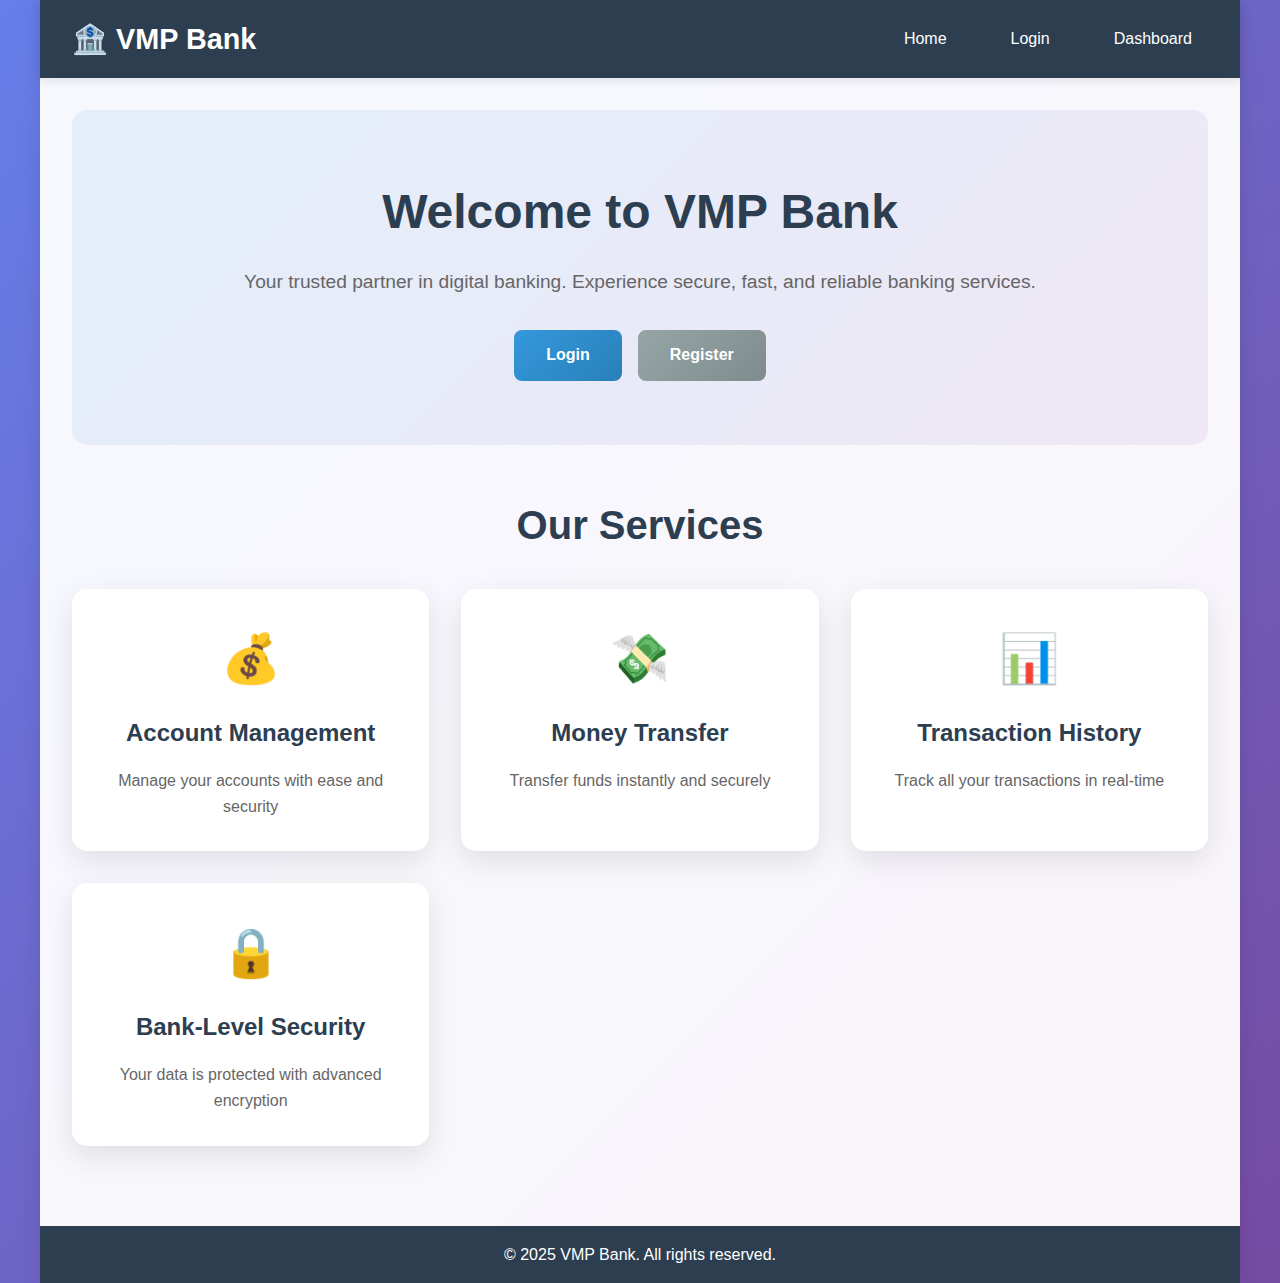
<file: frontend/index.html>
<!DOCTYPE html>
<html lang="en">
<head>
    <meta charset="UTF-8">
    <meta name="viewport" content="width=device-width, initial-scale=1.0">
    <title>SecureBank - Advanced Banking System</title>
    <link rel="stylesheet" href="css/styles.css">
</head>
<body>
    <div class="container">
        <header class="header">
            <div class="logo">
                <h1>🏦 VMP Bank</h1>
            </div>
            <nav class="nav">
                <a href="index.html">Home</a>
                <a href="login.html">Login</a>
                <a href="dashboard.html">Dashboard</a>
            </nav>
        </header>

        <main class="main">
            <section class="hero">
                <div class="hero-content">
                    <h2>Welcome to VMP Bank</h2>
                    <p>Your trusted partner in digital banking. Experience secure, fast, and reliable banking services.</p>
                    <div class="cta-buttons">
                        <a href="login.html" class="btn btn-primary">Login</a>
                        <a href="login.html" class="btn btn-secondary">Register</a>
                    </div>
                </div>
            </section>

            <section class="features">
                <h3>Our Services</h3>
                <div class="feature-grid">
                    <div class="feature-card">
                        <div class="feature-icon">💰</div>
                        <h4>Account Management</h4>
                        <p>Manage your accounts with ease and security</p>
                    </div>
                    <div class="feature-card">
                        <div class="feature-icon">💸</div>
                        <h4>Money Transfer</h4>
                        <p>Transfer funds instantly and securely</p>
                    </div>
                    <div class="feature-card">
                        <div class="feature-icon">📊</div>
                        <h4>Transaction History</h4>
                        <p>Track all your transactions in real-time</p>
                    </div>
                    <div class="feature-card">
                        <div class="feature-icon">🔒</div>
                        <h4>Bank-Level Security</h4>
                        <p>Your data is protected with advanced encryption</p>
                    </div>
                </div>
            </section>
        </main>

        <footer class="footer">
            <p>&copy; 2025 VMP Bank. All rights reserved.</p>
        </footer>
    </div>
</body>
</html>
</file>
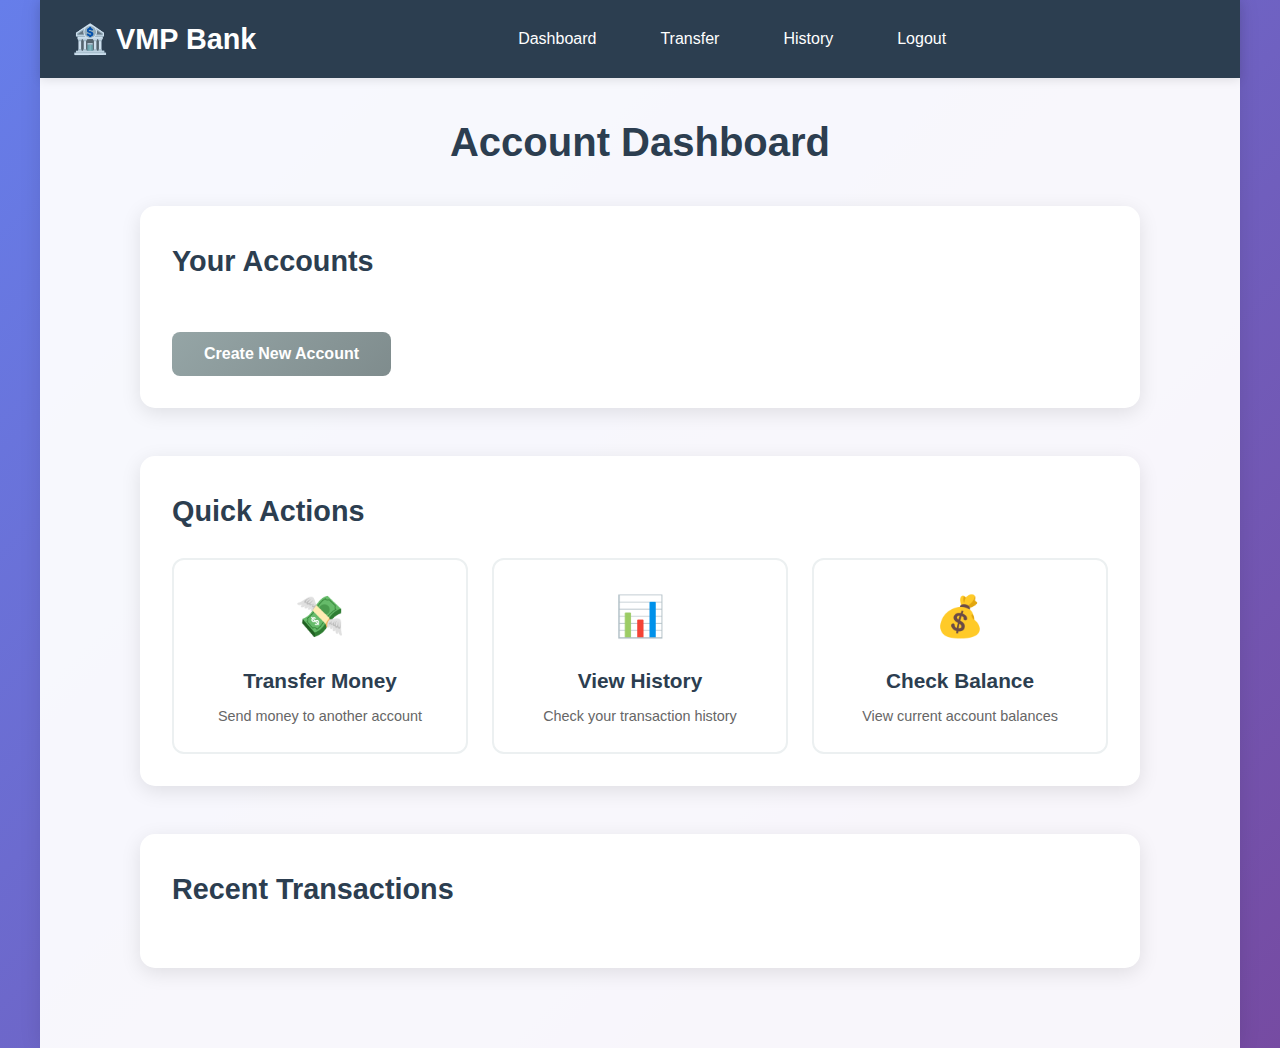
<file: frontend/dashboard.html>
<!DOCTYPE html>
<html lang="en">
<head>
    <meta charset="UTF-8">
    <meta name="viewport" content="width=device-width, initial-scale=1.0">
    <title>Dashboard - VMP Bank</title>
    <link rel="stylesheet" href="css/styles.css">
</head>
<body>
    <div class="container">
        <header class="header">
            <div class="logo">
                <h1><a href="index.html">🏦 VMP Bank</a></h1>
            </div>
            <nav class="nav">
                <a href="dashboard.html">Dashboard</a>
                <a href="transfer.html">Transfer</a>
                <a href="history.html">History</a>
                <a href="#" id="logoutBtn">Logout</a>
            </nav>
            <div class="user-info">
                <span id="welcomeUser"></span>
            </div>
        </header>

        <main class="main">
            <div class="dashboard">
                <h2>Account Dashboard</h2>
                
                <!-- Account Overview -->
                <section class="account-overview">
                    <h3>Your Accounts</h3>
                    <div id="accountsList" class="accounts-grid">
                        <!-- Accounts will be loaded here -->
                    </div>
                    <button id="createAccountBtn" class="btn btn-secondary">Create New Account</button>
                </section>

                <!-- Quick Actions -->
                <section class="quick-actions">
                    <h3>Quick Actions</h3>
                    <div class="actions-grid">
                        <a href="transfer.html" class="action-card">
                            <div class="action-icon">💸</div>
                            <h4>Transfer Money</h4>
                            <p>Send money to another account</p>
                        </a>
                        <a href="history.html" class="action-card">
                            <div class="action-icon">📊</div>
                            <h4>View History</h4>
                            <p>Check your transaction history</p>
                        </a>
                        <a href="#" class="action-card" id="balanceCheck">
                            <div class="action-icon">💰</div>
                            <h4>Check Balance</h4>
                            <p>View current account balances</p>
                        </a>
                    </div>
                </section>

                <!-- Recent Transactions -->
                <section class="recent-transactions">
                    <h3>Recent Transactions</h3>
                    <div id="recentTransactions" class="transactions-list">
                        <!-- Recent transactions will be loaded here -->
                    </div>
                </section>
            </div>

            <!-- Create Account Modal -->
            <div id="createAccountModal" class="modal">
                <div class="modal-content">
                    <span class="close">&times;</span>
                    <h3>Create New Account</h3>
                    <form id="createAccountForm">
                        <div class="form-group">
                            <label for="accountType">Account Type</label>
                            <select id="accountType" required>
                                <option value="savings">Savings Account</option>
                                <option value="checking">Checking Account</option>
                            </select>
                        </div>
                        <div class="form-group">
                            <label for="initialDeposit">Initial Deposit</label>
                            <input type="number" id="initialDeposit" min="100" step="0.01" required>
                        </div>
                        <button type="submit" class="btn btn-primary">Create Account</button>
                        <div id="createAccountMessage" class="message"></div>
                    </form>
                </div>
            </div>
        </main>
    </div>

    <script src="js/api.js"></script>
    <script src="js/app.js"></script>
</body>
</html>
</file>
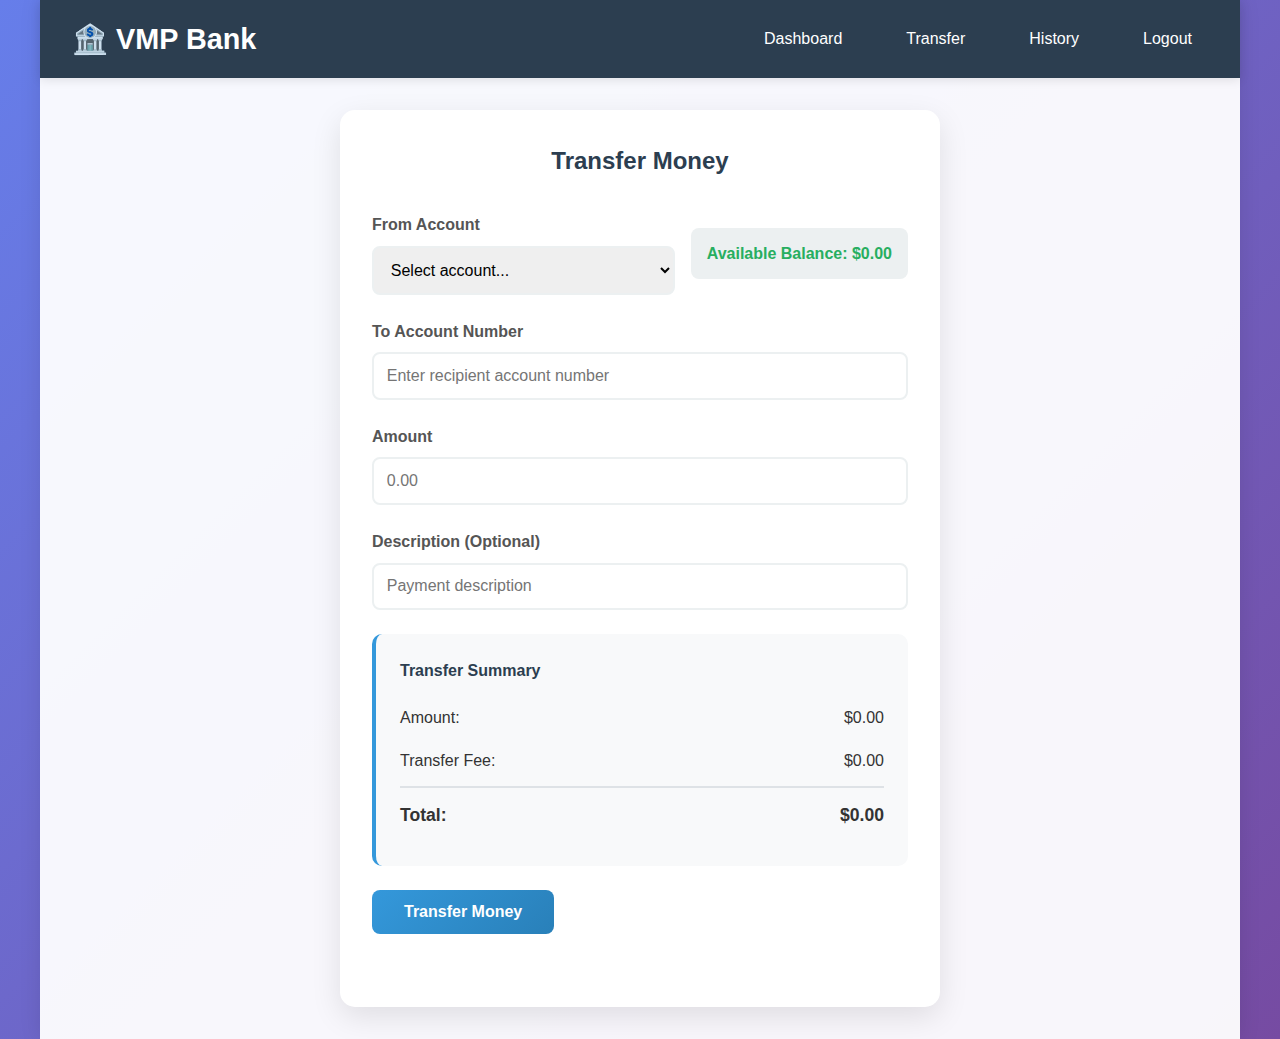
<file: frontend/history.html>
<!DOCTYPE html>
<html lang="en">
<head>
    <meta charset="UTF-8">
    <meta name="viewport" content="width=device-width, initial-scale=1.0">
    <title>Transfer Money - VMP Bank</title>
    <link rel="stylesheet" href="css/styles.css">
</head>
<body>
    <div class="container">
        <header class="header">
            <div class="logo">
                <h1><a href="index.html">🏦 VMP Bank</a></h1>
            </div>
            <nav class="nav">
                <a href="dashboard.html">Dashboard</a>
                <a href="transfer.html">Transfer</a>
                <a href="history.html">History</a>
                <a href="#" id="logoutBtn">Logout</a>
            </nav>
        </header>

        <main class="main">
            <div class="transfer-container">
                <h2>Transfer Money</h2>
                
                <form id="transferForm" class="transfer-form">
                    <div class="form-row">
                        <div class="form-group">
                            <label for="fromAccount">From Account</label>
                            <select id="fromAccount" required>
                                <option value="">Select account...</option>
                            </select>
                        </div>
                        <div class="balance-display">
                            <span>Available Balance: </span>
                            <span id="availableBalance">$0.00</span>
                        </div>
                    </div>

                    <div class="form-group">
                        <label for="toAccountNumber">To Account Number</label>
                        <input type="text" id="toAccountNumber" placeholder="Enter recipient account number" required>
                    </div>

                    <div class="form-group">
                        <label for="amount">Amount</label>
                        <input type="number" id="amount" min="0.01" step="0.01" placeholder="0.00" required>
                    </div>

                    <div class="form-group">
                        <label for="description">Description (Optional)</label>
                        <input type="text" id="description" placeholder="Payment description">
                    </div>

                    <div class="transfer-summary">
                        <h4>Transfer Summary</h4>
                        <div class="summary-row">
                            <span>Amount:</span>
                            <span id="summaryAmount">$0.00</span>
                        </div>
                        <div class="summary-row">
                            <span>Transfer Fee:</span>
                            <span>$0.00</span>
                        </div>
                        <div class="summary-row total">
                            <span>Total:</span>
                            <span id="summaryTotal">$0.00</span>
                        </div>
                    </div>

                    <button type="submit" class="btn btn-primary">Transfer Money</button>
                    <div id="transferMessage" class="message"></div>
                </form>
            </div>
        </main>
    </div>

    <script src="js/api.js"></script>
    <script src="js/app.js"></script>
</body>
</html>
</file>
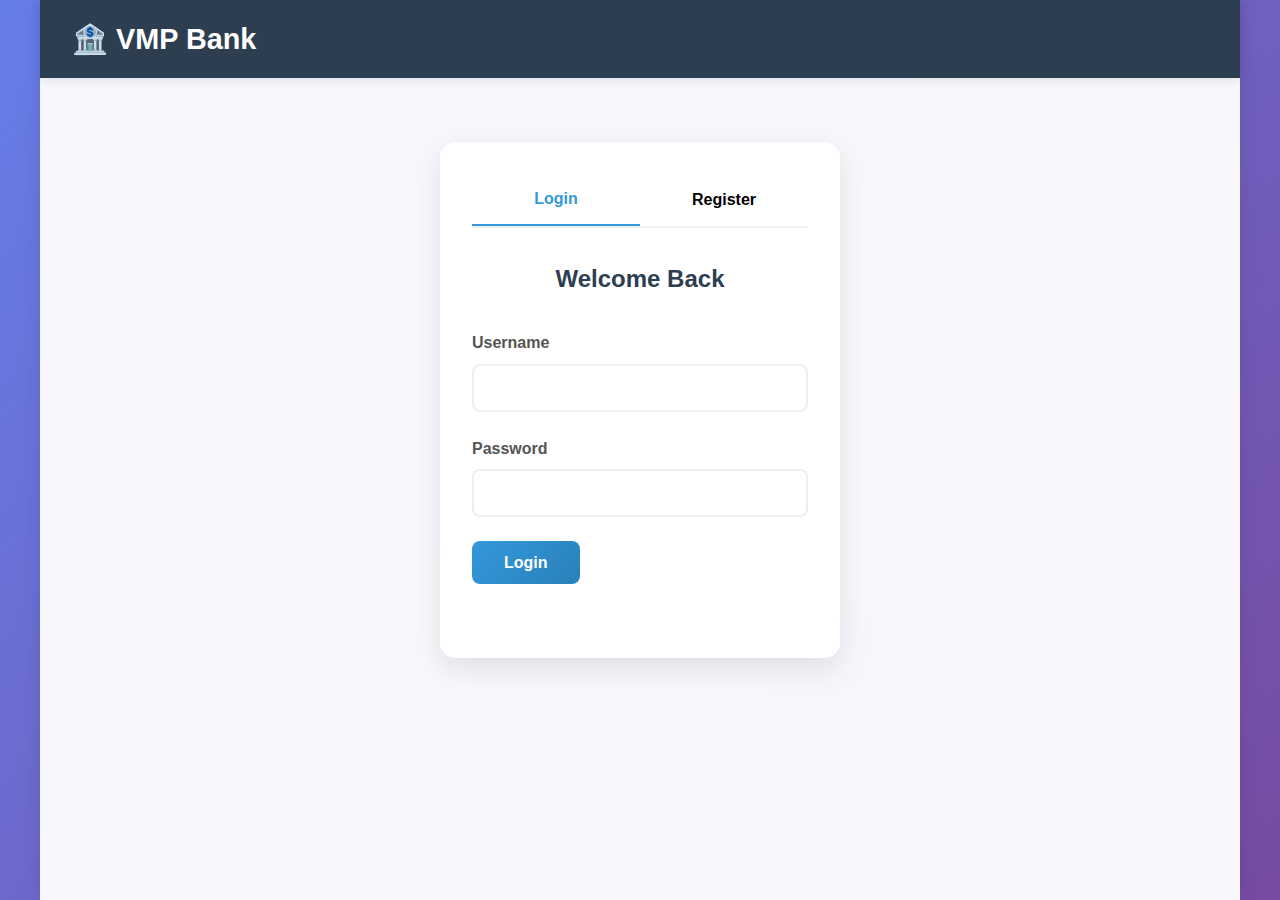
<file: frontend/login.html>
<!DOCTYPE html>
<html lang="en">
<head>
    <meta charset="UTF-8">
    <meta name="viewport" content="width=device-width, initial-scale=1.0">
    <title>Login - VMP Bank</title>
    <link rel="stylesheet" href="css/styles.css">
</head>
<body>
    <div class="container">
        <header class="header">
            <div class="logo">
                <h1><a href="index.html">🏦 VMP Bank</a></h1>
            </div>
        </header>

        <main class="main">
            <div class="auth-container">
                <div class="auth-tabs">
                    <button class="tab-btn active" data-tab="login">Login</button>
                    <button class="tab-btn" data-tab="register">Register</button>
                </div>

                <!-- Login Form -->
                <form id="loginForm" class="auth-form active">
                    <h2>Welcome Back</h2>
                    <div class="form-group">
                        <label for="loginUsername">Username</label>
                        <input type="text" id="loginUsername" required>
                    </div>
                    <div class="form-group">
                        <label for="loginPassword">Password</label>
                        <input type="password" id="loginPassword" required>
                    </div>
                    <button type="submit" class="btn btn-primary">Login</button>
                    <div id="loginMessage" class="message"></div>
                </form>

                <!-- Register Form -->
                <form id="registerForm" class="auth-form">
                    <h2>Create Account</h2>
                    <div class="form-group">
                        <label for="registerUsername">Username</label>
                        <input type="text" id="registerUsername" required>
                    </div>
                    <div class="form-group">
                        <label for="registerEmail">Email</label>
                        <input type="email" id="registerEmail" required>
                    </div>
                    <div class="form-group">
                        <label for="registerPassword">Password</label>
                        <input type="password" id="registerPassword" required>
                    </div>
                    <div class="form-group">
                        <label for="confirmPassword">Confirm Password</label>
                        <input type="password" id="confirmPassword" required>
                    </div>
                    <button type="submit" class="btn btn-primary">Register</button>
                    <div id="registerMessage" class="message"></div>
                </form>
            </div>
        </main>
    </div>

    <script src="js/api.js"></script>
    <script src="js/auth.js"></script>
</body>
</html>
</file>
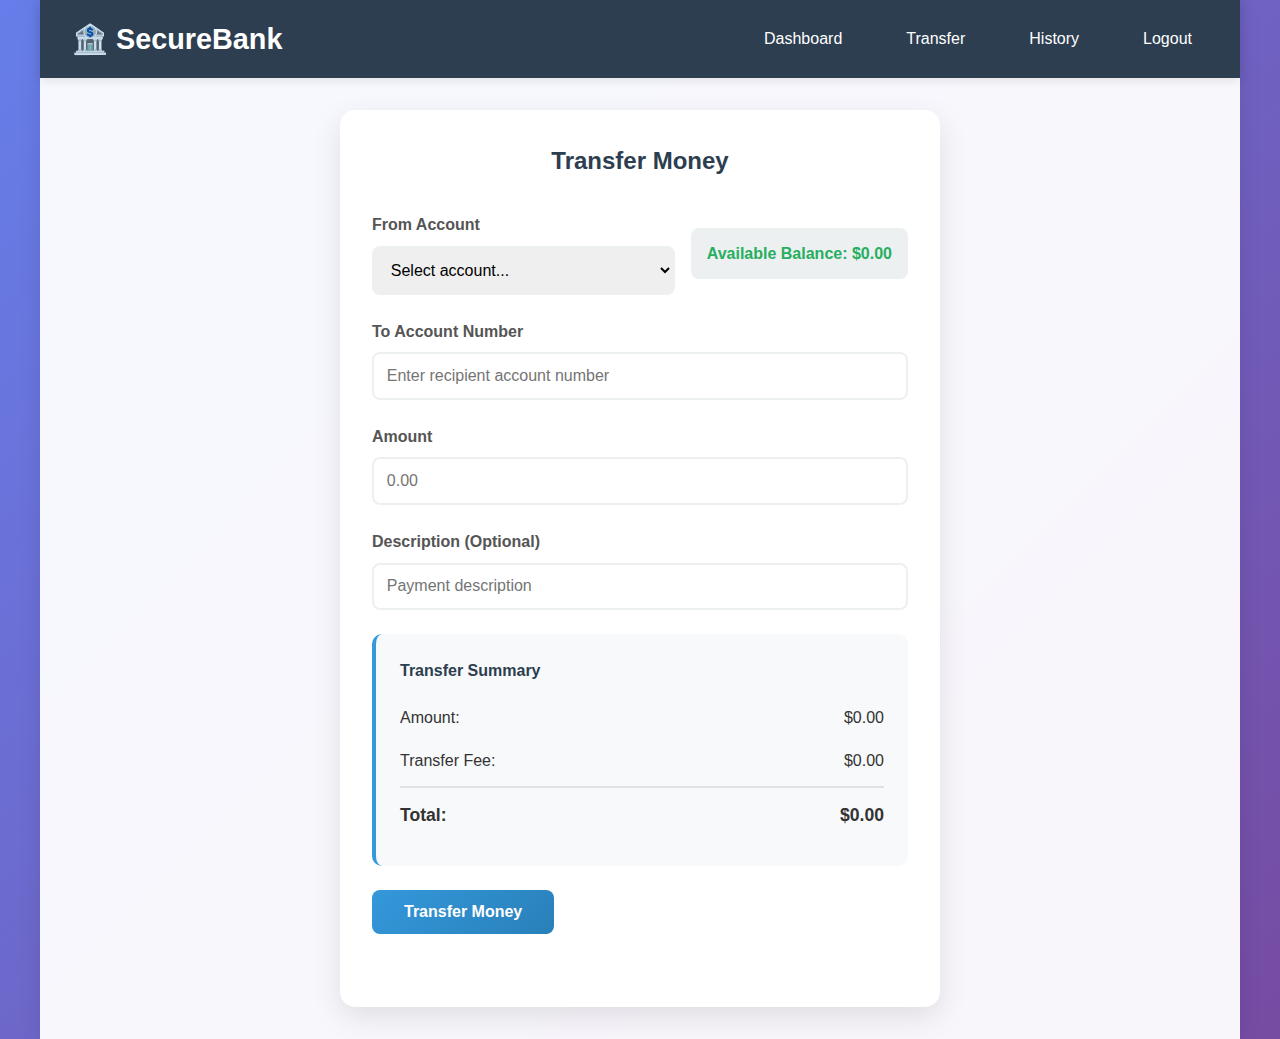
<file: frontend/transfer.html>
<!DOCTYPE html>
<html lang="en">
<head>
    <meta charset="UTF-8">
    <meta name="viewport" content="width=device-width, initial-scale=1.0">
    <title>Transfer Money - SecureBank</title>
    <link rel="stylesheet" href="css/styles.css">
</head>
<body>
    <div class="container">
        <header class="header">
            <div class="logo">
                <h1><a href="index.html">🏦 SecureBank</a></h1>
            </div>
            <nav class="nav">
                <a href="dashboard.html">Dashboard</a>
                <a href="transfer.html">Transfer</a>
                <a href="history.html">History</a>
                <a href="#" id="logoutBtn">Logout</a>
            </nav>
        </header>

        <main class="main">
            <div class="transfer-container">
                <h2>Transfer Money</h2>
                
                <form id="transferForm" class="transfer-form">
                    <div class="form-row">
                        <div class="form-group">
                            <label for="fromAccount">From Account</label>
                            <select id="fromAccount" required>
                                <option value="">Select account...</option>
                            </select>
                        </div>
                        <div class="balance-display">
                            <span>Available Balance: </span>
                            <span id="availableBalance">$0.00</span>
                        </div>
                    </div>

                    <div class="form-group">
                        <label for="toAccountNumber">To Account Number</label>
                        <input type="text" id="toAccountNumber" placeholder="Enter recipient account number" required>
                    </div>

                    <div class="form-group">
                        <label for="amount">Amount</label>
                        <input type="number" id="amount" min="0.01" step="0.01" placeholder="0.00" required>
                    </div>

                    <div class="form-group">
                        <label for="description">Description (Optional)</label>
                        <input type="text" id="description" placeholder="Payment description">
                    </div>

                    <div class="transfer-summary">
                        <h4>Transfer Summary</h4>
                        <div class="summary-row">
                            <span>Amount:</span>
                            <span id="summaryAmount">$0.00</span>
                        </div>
                        <div class="summary-row">
                            <span>Transfer Fee:</span>
                            <span>$0.00</span>
                        </div>
                        <div class="summary-row total">
                            <span>Total:</span>
                            <span id="summaryTotal">$0.00</span>
                        </div>
                    </div>

                    <button type="submit" class="btn btn-primary">Transfer Money</button>
                    <div id="transferMessage" class="message"></div>
                </form>
            </div>
        </main>
    </div>

    <script src="js/api.js"></script>
    <script src="js/app.js"></script>
</body>
</html>
</file>
<file: frontend/css/styles.css>
/* Reset and Base Styles */
* {
    margin: 0;
    padding: 0;
    box-sizing: border-box;
}

body {
    font-family: 'Segoe UI', Tahoma, Geneva, Verdana, sans-serif;
    line-height: 1.6;
    color: #333;
    background: linear-gradient(135deg, #667eea 0%, #764ba2 100%);
    min-height: 100vh;
}

.container {
    max-width: 1200px;
    margin: 0 auto;
    background: rgba(255, 255, 255, 0.95);
    min-height: 100vh;
    box-shadow: 0 0 20px rgba(0, 0, 0, 0.1);
}

/* Header */
.header {
    background: #2c3e50;
    color: white;
    padding: 1rem 2rem;
    display: flex;
    justify-content: space-between;
    align-items: center;
    box-shadow: 0 2px 10px rgba(0, 0, 0, 0.1);
}

.logo h1 {
    font-size: 1.8rem;
    font-weight: 700;
}

.logo a {
    color: white;
    text-decoration: none;
}

.nav {
    display: flex;
    gap: 2rem;
}

.nav a {
    color: white;
    text-decoration: none;
    padding: 0.5rem 1rem;
    border-radius: 5px;
    transition: background-color 0.3s;
}

.nav a:hover {
    background-color: rgba(255, 255, 255, 0.1);
}

.user-info {
    font-size: 0.9rem;
    opacity: 0.9;
}

/* Main Content */
.main {
    padding: 2rem;
    min-height: calc(100vh - 140px);
}

/* Hero Section */
.hero {
    text-align: center;
    padding: 4rem 0;
    background: linear-gradient(135deg, rgba(52, 152, 219, 0.1) 0%, rgba(155, 89, 182, 0.1) 100%);
    border-radius: 15px;
    margin-bottom: 3rem;
}

.hero-content h2 {
    font-size: 3rem;
    margin-bottom: 1rem;
    color: #2c3e50;
}

.hero-content p {
    font-size: 1.2rem;
    margin-bottom: 2rem;
    color: #666;
}

.cta-buttons {
    display: flex;
    gap: 1rem;
    justify-content: center;
}

/* Buttons */
.btn {
    padding: 0.8rem 2rem;
    border: none;
    border-radius: 8px;
    font-size: 1rem;
    font-weight: 600;
    cursor: pointer;
    text-decoration: none;
    display: inline-block;
    text-align: center;
    transition: all 0.3s ease;
}

.btn-primary {
    background: linear-gradient(135deg, #3498db, #2980b9);
    color: white;
}

.btn-primary:hover {
    background: linear-gradient(135deg, #2980b9, #3498db);
    transform: translateY(-2px);
    box-shadow: 0 5px 15px rgba(52, 152, 219, 0.4);
}

.btn-secondary {
    background: linear-gradient(135deg, #95a5a6, #7f8c8d);
    color: white;
}

.btn-secondary:hover {
    background: linear-gradient(135deg, #7f8c8d, #95a5a6);
    transform: translateY(-2px);
}

.btn-outline {
    background: transparent;
    border: 2px solid #3498db;
    color: #3498db;
}

.btn-outline:hover {
    background: #3498db;
    color: white;
}

/* Features Section */
.features {
    margin-bottom: 3rem;
}

.features h3 {
    text-align: center;
    font-size: 2.5rem;
    margin-bottom: 2rem;
    color: #2c3e50;
}

.feature-grid {
    display: grid;
    grid-template-columns: repeat(auto-fit, minmax(280px, 1fr));
    gap: 2rem;
    margin-top: 2rem;
}

.feature-card {
    background: white;
    padding: 2rem;
    border-radius: 15px;
    text-align: center;
    box-shadow: 0 10px 30px rgba(0, 0, 0, 0.1);
    transition: transform 0.3s ease, box-shadow 0.3s ease;
}

.feature-card:hover {
    transform: translateY(-5px);
    box-shadow: 0 15px 40px rgba(0, 0, 0, 0.15);
}

.feature-icon {
    font-size: 3rem;
    margin-bottom: 1rem;
}

.feature-card h4 {
    font-size: 1.5rem;
    margin-bottom: 1rem;
    color: #2c3e50;
}

.feature-card p {
    color: #666;
    line-height: 1.6;
}

/* Auth Pages */
.auth-container {
    max-width: 400px;
    margin: 2rem auto;
    background: white;
    padding: 2rem;
    border-radius: 15px;
    box-shadow: 0 10px 30px rgba(0, 0, 0, 0.1);
}

.auth-tabs {
    display: flex;
    margin-bottom: 2rem;
    border-bottom: 2px solid #ecf0f1;
}

.tab-btn {
    flex: 1;
    padding: 1rem;
    border: none;
    background: transparent;
    font-size: 1rem;
    font-weight: 600;
    cursor: pointer;
    transition: all 0.3s ease;
}

.tab-btn.active {
    color: #3498db;
    border-bottom: 2px solid #3498db;
}

.auth-form {
    display: none;
}

.auth-form.active {
    display: block;
}

.auth-form h2 {
    text-align: center;
    margin-bottom: 2rem;
    color: #2c3e50;
}

.form-group {
    margin-bottom: 1.5rem;
}

.form-group label {
    display: block;
    margin-bottom: 0.5rem;
    font-weight: 600;
    color: #555;
}

.form-group input,
.form-group select {
    width: 100%;
    padding: 0.8rem;
    border: 2px solid #ecf0f1;
    border-radius: 8px;
    font-size: 1rem;
    transition: border-color 0.3s ease;
}

.form-group input:focus,
.form-group select:focus {
    outline: none;
    border-color: #3498db;
}

/* Dashboard */
.dashboard {
    max-width: 1000px;
    margin: 0 auto;
}

.dashboard h2 {
    text-align: center;
    font-size: 2.5rem;
    margin-bottom: 2rem;
    color: #2c3e50;
}

.account-overview,
.quick-actions,
.recent-transactions {
    margin-bottom: 3rem;
    background: white;
    padding: 2rem;
    border-radius: 15px;
    box-shadow: 0 5px 20px rgba(0, 0, 0, 0.1);
}

.account-overview h3,
.quick-actions h3,
.recent-transactions h3 {
    font-size: 1.8rem;
    margin-bottom: 1.5rem;
    color: #2c3e50;
}

.accounts-grid {
    display: grid;
    grid-template-columns: repeat(auto-fit, minmax(300px, 1fr));
    gap: 1.5rem;
    margin-bottom: 1.5rem;
}

.account-card {
    background: linear-gradient(135deg, #667eea 0%, #764ba2 100%);
    color: white;
    padding: 1.5rem;
    border-radius: 12px;
    position: relative;
    overflow: hidden;
}

.account-card::before {
    content: '';
    position: absolute;
    top: 0;
    right: 0;
    width: 100px;
    height: 100px;
    background: rgba(255, 255, 255, 0.1);
    border-radius: 50%;
    transform: translate(30px, -30px);
}

.account-number {
    font-size: 0.9rem;
    opacity: 0.9;
    margin-bottom: 0.5rem;
}

.account-type {
    font-size: 1.2rem;
    font-weight: 600;
    margin-bottom: 1rem;
    text-transform: capitalize;
}

.account-balance {
    font-size: 2rem;
    font-weight: 700;
}

.actions-grid {
    display: grid;
    grid-template-columns: repeat(auto-fit, minmax(250px, 1fr));
    gap: 1.5rem;
}

.action-card {
    background: white;
    padding: 1.5rem;
    border-radius: 12px;
    text-align: center;
    border: 2px solid #ecf0f1;
    text-decoration: none;
    color: inherit;
    transition: all 0.3s ease;
}

.action-card:hover {
    border-color: #3498db;
    transform: translateY(-3px);
    box-shadow: 0 10px 25px rgba(0, 0, 0, 0.1);
}

.action-icon {
    font-size: 2.5rem;
    margin-bottom: 1rem;
}

.action-card h4 {
    font-size: 1.3rem;
    margin-bottom: 0.5rem;
    color: #2c3e50;
}

.action-card p {
    color: #666;
    font-size: 0.9rem;
}

/* Transfer Form */
.transfer-container {
    max-width: 600px;
    margin: 0 auto;
    background: white;
    padding: 2rem;
    border-radius: 15px;
    box-shadow: 0 10px 30px rgba(0, 0, 0, 0.1);
}

.transfer-container h2 {
    text-align: center;
    margin-bottom: 2rem;
    color: #2c3e50;
}

.form-row {
    display: flex;
    align-items: center;
    gap: 1rem;
    margin-bottom: 1.5rem;
}

.form-row .form-group {
    flex: 1;
    margin-bottom: 0;
}

.balance-display {
    background: #ecf0f1;
    padding: 0.8rem 1rem;
    border-radius: 8px;
    font-weight: 600;
    color: #27ae60;
    white-space: nowrap;
}

.transfer-summary {
    background: #f8f9fa;
    padding: 1.5rem;
    border-radius: 10px;
    margin-bottom: 1.5rem;
    border-left: 4px solid #3498db;
}

.transfer-summary h4 {
    margin-bottom: 1rem;
    color: #2c3e50;
}

.summary-row {
    display: flex;
    justify-content: space-between;
    margin-bottom: 0.5rem;
    padding: 0.3rem 0;
}

.summary-row.total {
    border-top: 2px solid #dee2e6;
    font-weight: 700;
    font-size: 1.1rem;
    margin-top: 0.5rem;
    padding-top: 0.8rem;
}

/* History Page */
.history-container {
    background: white;
    padding: 2rem;
    border-radius: 15px;
    box-shadow: 0 10px 30px rgba(0, 0, 0, 0.1);
}

.history-container h2 {
    text-align: center;
    margin-bottom: 2rem;
    color: #2c3e50;
}

.history-filters {
    display: grid;
    grid-template-columns: repeat(auto-fit, minmax(200px, 1fr));
    gap: 1rem;
    margin-bottom: 2rem;
    padding: 1.5rem;
    background: #f8f9fa;
    border-radius: 10px;
}

.filter-group {
    display: flex;
    flex-direction: column;
}

.filter-group label {
    margin-bottom: 0.5rem;
    font-weight: 600;
    color: #555;
}

.transaction-table {
    overflow-x: auto;
    margin-bottom: 2rem;
}

.transaction-table table {
    width: 100%;
    border-collapse: collapse;
    background: white;
}

.transaction-table th,
.transaction-table td {
    padding: 1rem;
    text-align: left;
    border-bottom: 1px solid #dee2e6;
}

.transaction-table th {
    background: #f8f9fa;
    font-weight: 600;
    color: #495057;
    position: sticky;
    top: 0;
}

.transaction-table tr:hover {
    background: #f8f9fa;
}

.status-completed {
    color: #27ae60;
    font-weight: 600;
}

.status-pending {
    color: #f39c12;
    font-weight: 600;
}

.status-failed {
    color: #e74c3c;
    font-weight: 600;
}

.pagination {
    display: flex;
    justify-content: space-between;
    align-items: center;
    margin-top: 2rem;
}

/* Modal */
.modal {
    display: none;
    position: fixed;
    z-index: 1000;
    left: 0;
    top: 0;
    width: 100%;
    height: 100%;
    background-color: rgba(0, 0, 0, 0.5);
}

.modal-content {
    background-color: white;
    margin: 10% auto;
    padding: 2rem;
    border-radius: 15px;
    width: 90%;
    max-width: 500px;
    position: relative;
    box-shadow: 0 20px 60px rgba(0, 0, 0, 0.3);
}

.close {
    color: #aaa;
    float: right;
    font-size: 28px;
    font-weight: bold;
    cursor: pointer;
    position: absolute;
    top: 1rem;
    right: 1.5rem;
}

.close:hover {
    color: #000;
}

/* Messages */
.message {
    margin-top: 1rem;
    padding: 0.8rem;
    border-radius: 8px;
    text-align: center;
    font-weight: 600;
}

.message.success {
    background: #d4edda;
    color: #155724;
    border: 1px solid #c3e6cb;
}

.message.error {
    background: #f8d7da;
    color: #721c24;
    border: 1px solid #f5c6cb;
}

.message.info {
    background: #d1ecf1;
    color: #0c5460;
    border: 1px solid #bee5eb;
}

/* Utility Classes */
.no-data {
    text-align: center;
    padding: 2rem;
    color: #666;
    font-style: italic;
}

.loading {
    text-align: center;
    padding: 2rem;
    color: #666;
}

.loading::after {
    content: '...';
    animation: loading 1.5s infinite;
}

@keyframes loading {
    0% { content: ''; }
    25% { content: '.'; }
    50% { content: '..'; }
    75% { content: '...'; }
}

/* Footer */
.footer {
    background: #2c3e50;
    color: white;
    text-align: center;
    padding: 1rem;
    margin-top: auto;
}

/* Responsive Design */
@media (max-width: 768px) {
    .header {
        flex-direction: column;
        gap: 1rem;
    }

    .nav {
        gap: 1rem;
    }

    .hero-content h2 {
        font-size: 2rem;
    }

    .cta-buttons {
        flex-direction: column;
        align-items: center;
    }

    .form-row {
        flex-direction: column;
    }

    .history-filters {
        grid-template-columns: 1fr;
    }

    .transaction-table {
        font-size: 0.8rem;
    }

    .pagination {
        flex-direction: column;
        gap: 1rem;
    }
}

@media (max-width: 480px) {
    .main {
        padding: 1rem;
    }

    .auth-container,
    .transfer-container,
    .history-container {
        padding: 1rem;
        margin: 1rem;
    }

    .feature-grid,
    .accounts-grid,
    .actions-grid {
        grid-template-columns: 1fr;
    }
}
</file>
